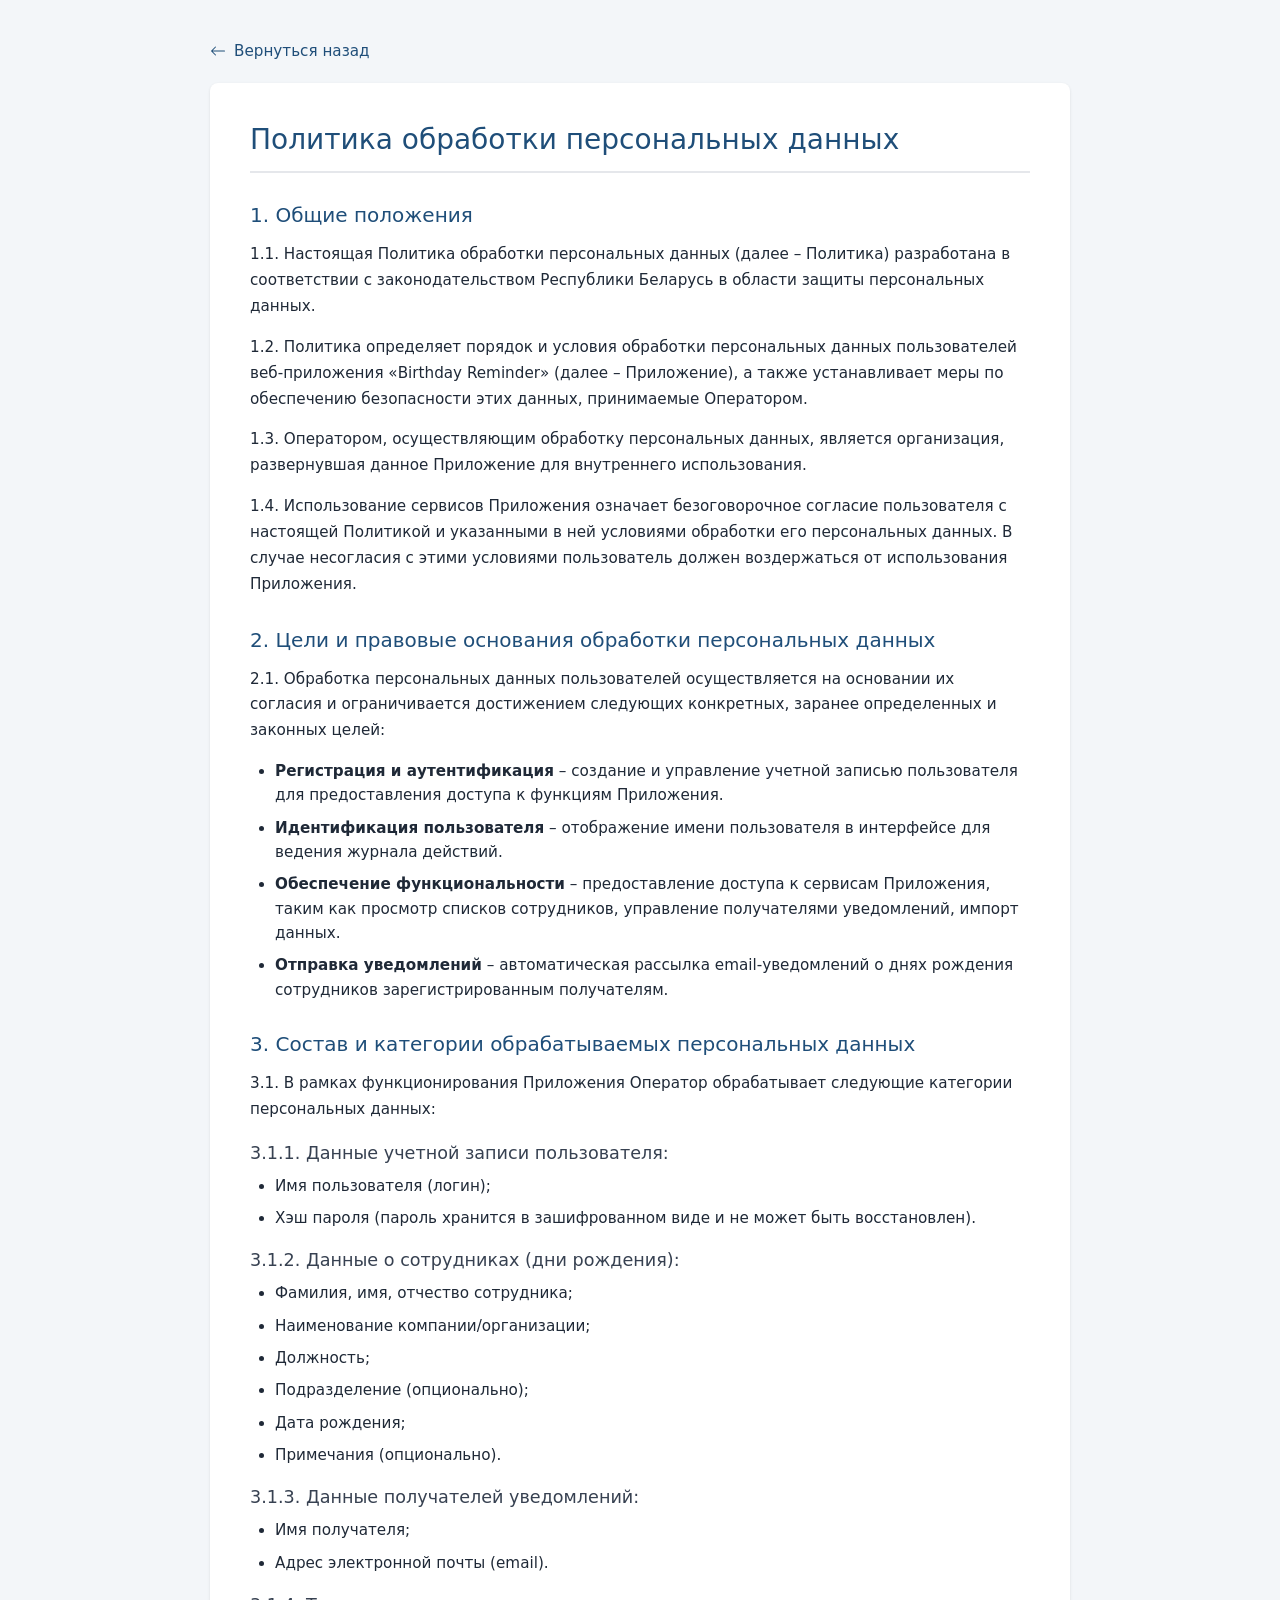
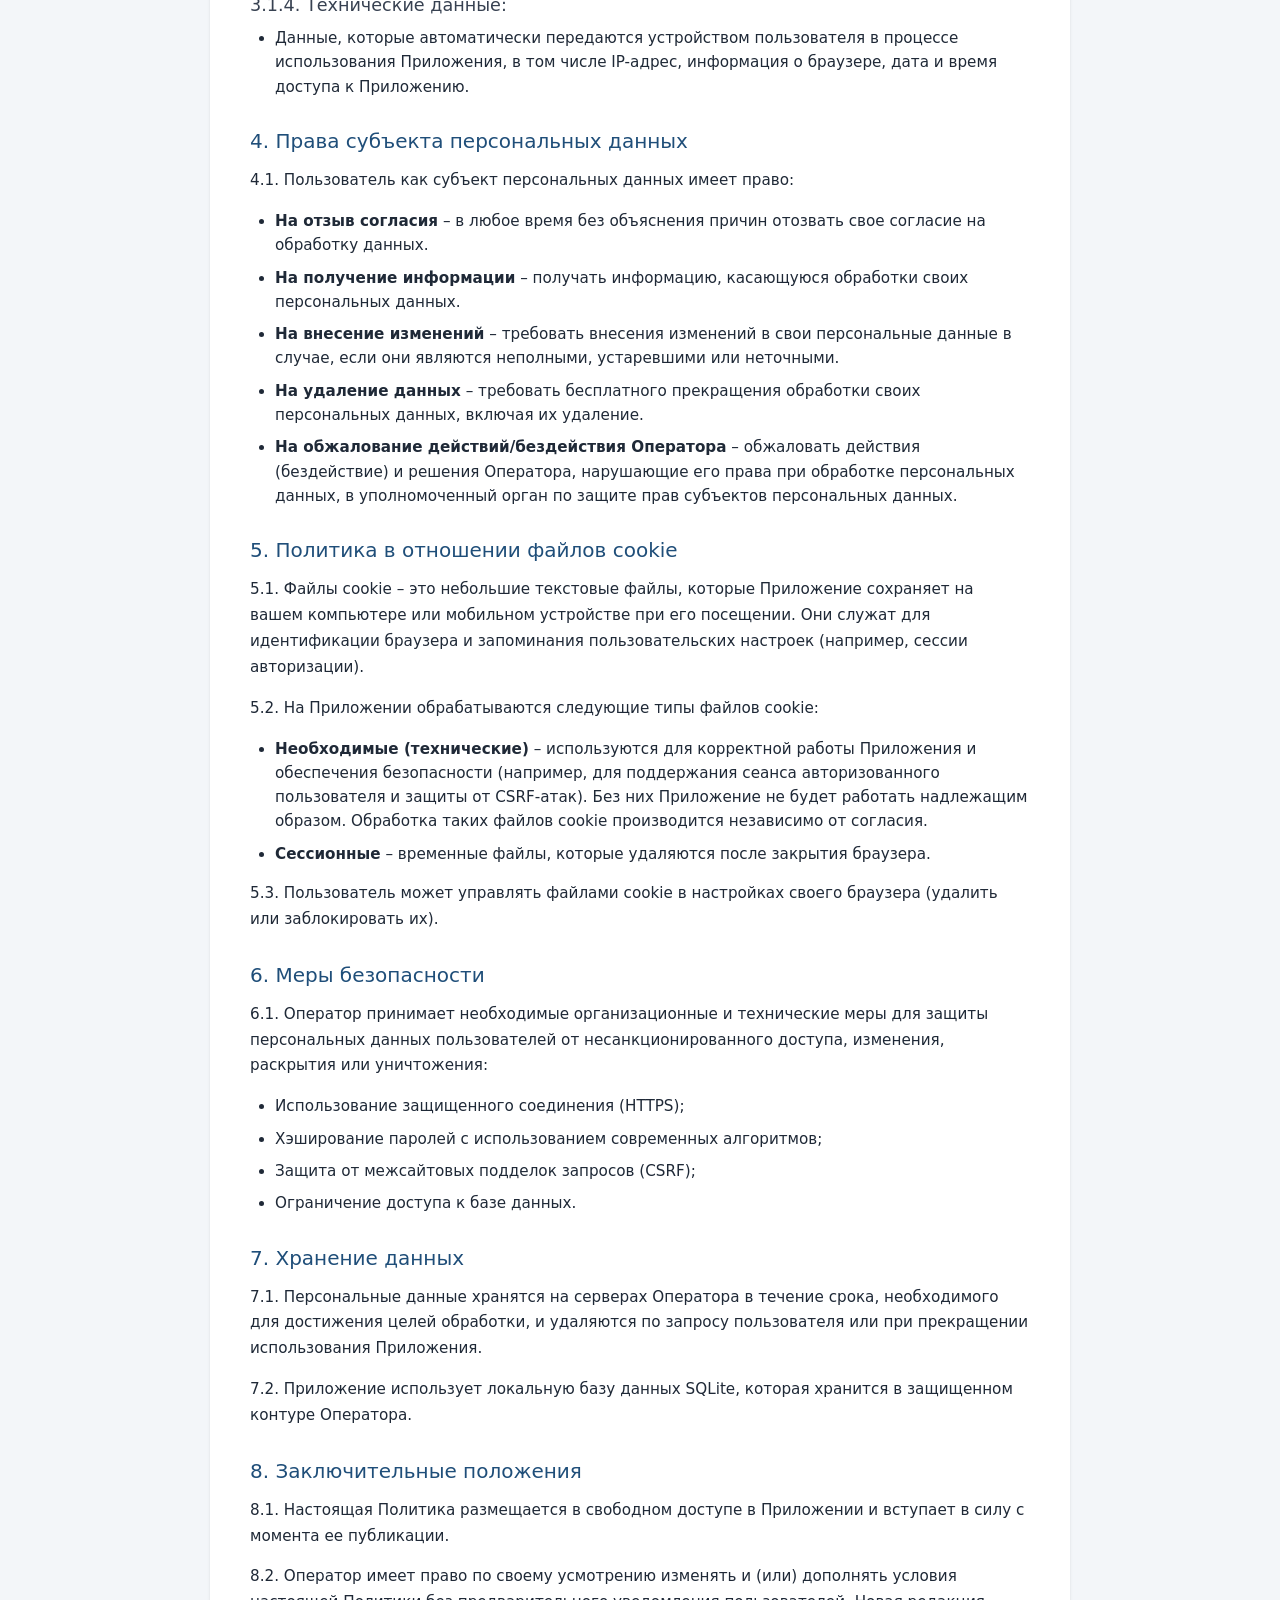
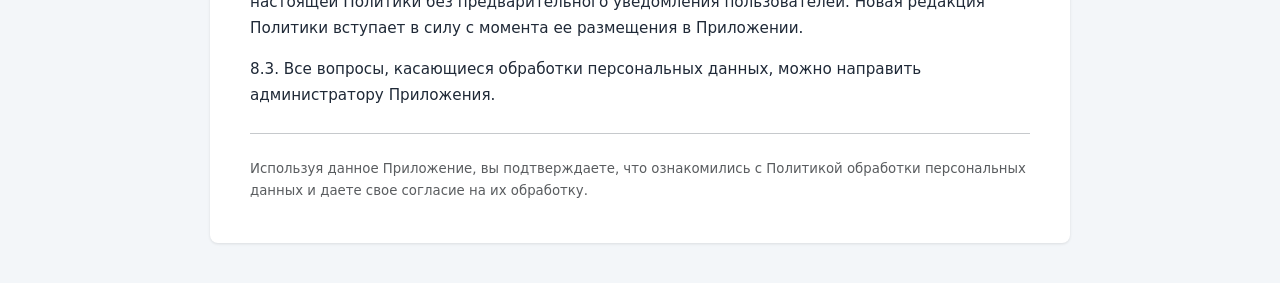
<file: static/privacy.html>
<!doctype html>
<html lang="ru">
<head>
    <meta charset="utf-8">
    <meta name="viewport" content="width=device-width, initial-scale=1">
    <title>Политика конфиденциальности — Birthday Reminder</title>
    <link href="https://cdn.jsdelivr.net/npm/bootstrap@5.3.3/dist/css/bootstrap.min.css" rel="stylesheet">
    <style>
        body {
            background: #f3f6f9;
            color: #1f2937;
            font-size: 0.95rem;
        }
        .policy-container {
            max-width: 900px;
            margin: 0 auto;
            padding: 40px 20px;
        }
        .policy-content {
            background: #ffffff;
            border-radius: 8px;
            padding: 40px;
            box-shadow: 0 1px 3px rgba(0,0,0,0.1);
        }
        .policy-content h1 {
            color: #1f4e79;
            font-size: 1.75rem;
            margin-bottom: 30px;
            padding-bottom: 15px;
            border-bottom: 2px solid #e5e7eb;
        }
        .policy-content h2 {
            color: #1f4e79;
            font-size: 1.25rem;
            margin-top: 30px;
            margin-bottom: 15px;
        }
        .policy-content h3 {
            color: #374151;
            font-size: 1.1rem;
            margin-top: 20px;
            margin-bottom: 10px;
        }
        .policy-content p {
            margin-bottom: 15px;
            line-height: 1.7;
        }
        .policy-content ul {
            margin-bottom: 15px;
            padding-left: 25px;
        }
        .policy-content li {
            margin-bottom: 8px;
            line-height: 1.6;
        }
        .back-link {
            display: inline-flex;
            align-items: center;
            gap: 8px;
            margin-bottom: 20px;
            color: #1f4e79;
            text-decoration: none;
            font-weight: 500;
        }
        .back-link:hover {
            color: #2563eb;
            text-decoration: underline;
        }
    </style>
</head>
<body>
    <div class="policy-container">
        <a href="javascript:history.back()" class="back-link">
            <svg xmlns="http://www.w3.org/2000/svg" width="16" height="16" fill="currentColor" viewBox="0 0 16 16">
                <path fill-rule="evenodd" d="M15 8a.5.5 0 0 0-.5-.5H2.707l3.147-3.146a.5.5 0 1 0-.708-.708l-4 4a.5.5 0 0 0 0 .708l4 4a.5.5 0 0 0 .708-.708L2.707 8.5H14.5a.5.5 0 0 0 .5-.5z"/>
            </svg>
            Вернуться назад
        </a>

        <div class="policy-content">
            <h1>Политика обработки персональных данных</h1>

            <h2>1. Общие положения</h2>
            <p>1.1. Настоящая Политика обработки персональных данных (далее – Политика) разработана в соответствии с законодательством Республики Беларусь в области защиты персональных данных.</p>
            <p>1.2. Политика определяет порядок и условия обработки персональных данных пользователей веб-приложения «Birthday Reminder» (далее – Приложение), а также устанавливает меры по обеспечению безопасности этих данных, принимаемые Оператором.</p>
            <p>1.3. Оператором, осуществляющим обработку персональных данных, является организация, развернувшая данное Приложение для внутреннего использования.</p>
            <p>1.4. Использование сервисов Приложения означает безоговорочное согласие пользователя с настоящей Политикой и указанными в ней условиями обработки его персональных данных. В случае несогласия с этими условиями пользователь должен воздержаться от использования Приложения.</p>

            <h2>2. Цели и правовые основания обработки персональных данных</h2>
            <p>2.1. Обработка персональных данных пользователей осуществляется на основании их согласия и ограничивается достижением следующих конкретных, заранее определенных и законных целей:</p>
            <ul>
                <li><strong>Регистрация и аутентификация</strong> – создание и управление учетной записью пользователя для предоставления доступа к функциям Приложения.</li>
                <li><strong>Идентификация пользователя</strong> – отображение имени пользователя в интерфейсе для ведения журнала действий.</li>
                <li><strong>Обеспечение функциональности</strong> – предоставление доступа к сервисам Приложения, таким как просмотр списков сотрудников, управление получателями уведомлений, импорт данных.</li>
                <li><strong>Отправка уведомлений</strong> – автоматическая рассылка email-уведомлений о днях рождения сотрудников зарегистрированным получателям.</li>
            </ul>

            <h2>3. Состав и категории обрабатываемых персональных данных</h2>
            <p>3.1. В рамках функционирования Приложения Оператор обрабатывает следующие категории персональных данных:</p>

            <h3>3.1.1. Данные учетной записи пользователя:</h3>
            <ul>
                <li>Имя пользователя (логин);</li>
                <li>Хэш пароля (пароль хранится в зашифрованном виде и не может быть восстановлен).</li>
            </ul>

            <h3>3.1.2. Данные о сотрудниках (дни рождения):</h3>
            <ul>
                <li>Фамилия, имя, отчество сотрудника;</li>
                <li>Наименование компании/организации;</li>
                <li>Должность;</li>
                <li>Подразделение (опционально);</li>
                <li>Дата рождения;</li>
                <li>Примечания (опционально).</li>
            </ul>

            <h3>3.1.3. Данные получателей уведомлений:</h3>
            <ul>
                <li>Имя получателя;</li>
                <li>Адрес электронной почты (email).</li>
            </ul>

            <h3>3.1.4. Технические данные:</h3>
            <ul>
                <li>Данные, которые автоматически передаются устройством пользователя в процессе использования Приложения, в том числе IP-адрес, информация о браузере, дата и время доступа к Приложению.</li>
            </ul>

            <h2>4. Права субъекта персональных данных</h2>
            <p>4.1. Пользователь как субъект персональных данных имеет право:</p>
            <ul>
                <li><strong>На отзыв согласия</strong> – в любое время без объяснения причин отозвать свое согласие на обработку данных.</li>
                <li><strong>На получение информации</strong> – получать информацию, касающуюся обработки своих персональных данных.</li>
                <li><strong>На внесение изменений</strong> – требовать внесения изменений в свои персональные данные в случае, если они являются неполными, устаревшими или неточными.</li>
                <li><strong>На удаление данных</strong> – требовать бесплатного прекращения обработки своих персональных данных, включая их удаление.</li>
                <li><strong>На обжалование действий/бездействия Оператора</strong> – обжаловать действия (бездействие) и решения Оператора, нарушающие его права при обработке персональных данных, в уполномоченный орган по защите прав субъектов персональных данных.</li>
            </ul>

            <h2>5. Политика в отношении файлов cookie</h2>
            <p>5.1. Файлы cookie – это небольшие текстовые файлы, которые Приложение сохраняет на вашем компьютере или мобильном устройстве при его посещении. Они служат для идентификации браузера и запоминания пользовательских настроек (например, сессии авторизации).</p>
            <p>5.2. На Приложении обрабатываются следующие типы файлов cookie:</p>
            <ul>
                <li><strong>Необходимые (технические)</strong> – используются для корректной работы Приложения и обеспечения безопасности (например, для поддержания сеанса авторизованного пользователя и защиты от CSRF-атак). Без них Приложение не будет работать надлежащим образом. Обработка таких файлов cookie производится независимо от согласия.</li>
                <li><strong>Сессионные</strong> – временные файлы, которые удаляются после закрытия браузера.</li>
            </ul>
            <p>5.3. Пользователь может управлять файлами cookie в настройках своего браузера (удалить или заблокировать их).</p>

            <h2>6. Меры безопасности</h2>
            <p>6.1. Оператор принимает необходимые организационные и технические меры для защиты персональных данных пользователей от несанкционированного доступа, изменения, раскрытия или уничтожения:</p>
            <ul>
                <li>Использование защищенного соединения (HTTPS);</li>
                <li>Хэширование паролей с использованием современных алгоритмов;</li>
                <li>Защита от межсайтовых подделок запросов (CSRF);</li>
                <li>Ограничение доступа к базе данных.</li>
            </ul>

            <h2>7. Хранение данных</h2>
            <p>7.1. Персональные данные хранятся на серверах Оператора в течение срока, необходимого для достижения целей обработки, и удаляются по запросу пользователя или при прекращении использования Приложения.</p>
            <p>7.2. Приложение использует локальную базу данных SQLite, которая хранится в защищенном контуре Оператора.</p>

            <h2>8. Заключительные положения</h2>
            <p>8.1. Настоящая Политика размещается в свободном доступе в Приложении и вступает в силу с момента ее публикации.</p>
            <p>8.2. Оператор имеет право по своему усмотрению изменять и (или) дополнять условия настоящей Политики без предварительного уведомления пользователей. Новая редакция Политики вступает в силу с момента ее размещения в Приложении.</p>
            <p>8.3. Все вопросы, касающиеся обработки персональных данных, можно направить администратору Приложения.</p>

            <hr class="my-4">
            <p class="text-muted small mb-0">Используя данное Приложение, вы подтверждаете, что ознакомились с Политикой обработки персональных данных и даете свое согласие на их обработку.</p>
        </div>
    </div>

    <script src="https://cdn.jsdelivr.net/npm/bootstrap@5.3.3/dist/js/bootstrap.bundle.min.js"></script>
</body>
</html>
</file>
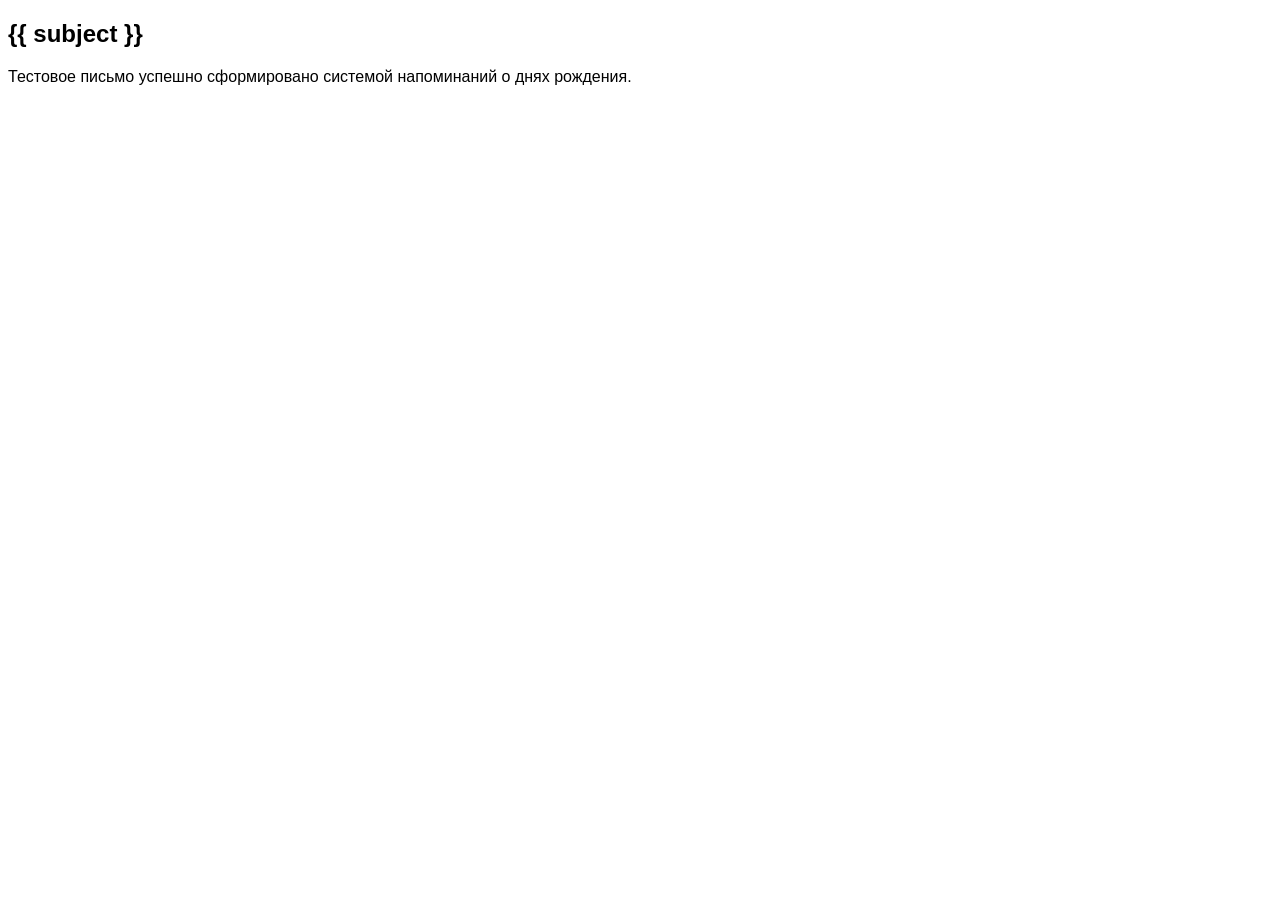
<file: templates/emails/test_email.html>
<!doctype html>
<html lang="ru">
<body style="font-family: Arial, sans-serif;">
<h2>{{ subject }}</h2>
<p>Тестовое письмо успешно сформировано системой напоминаний о днях рождения.</p>
</body>
</html>
</file>
